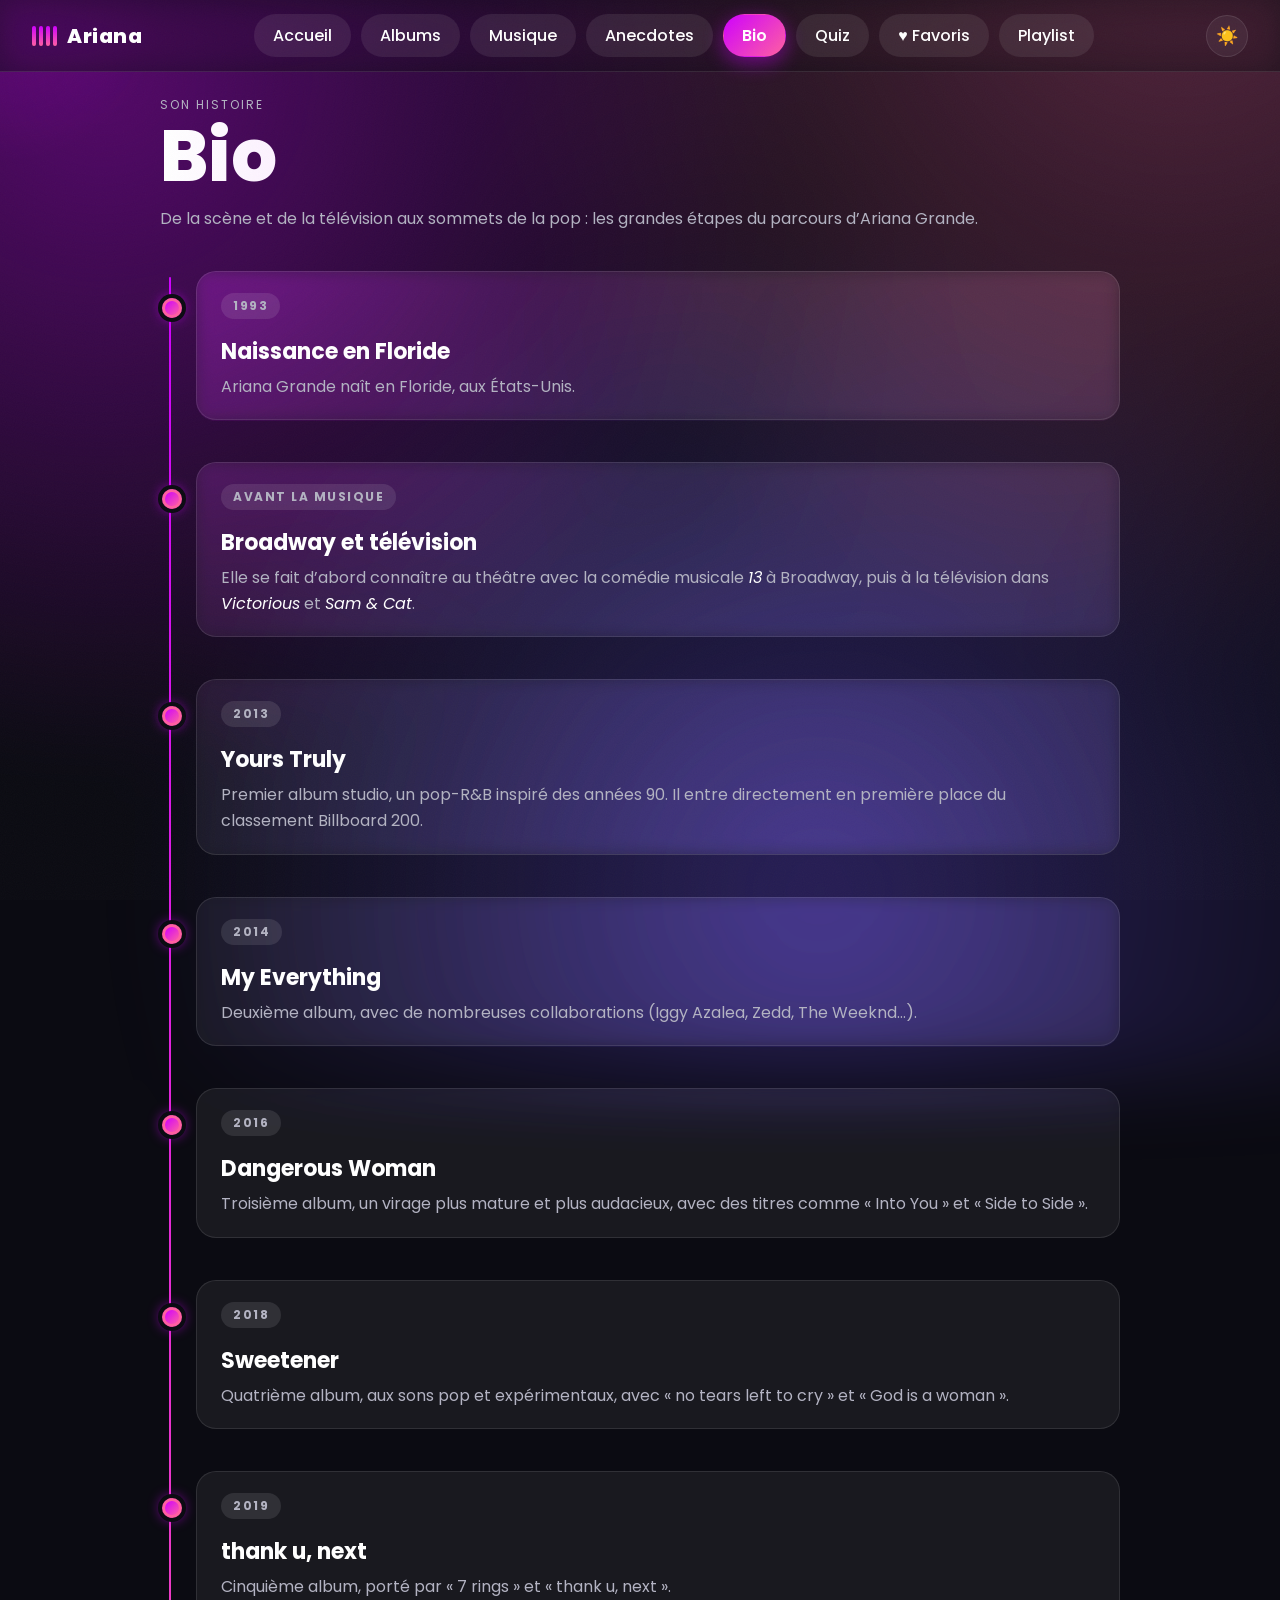
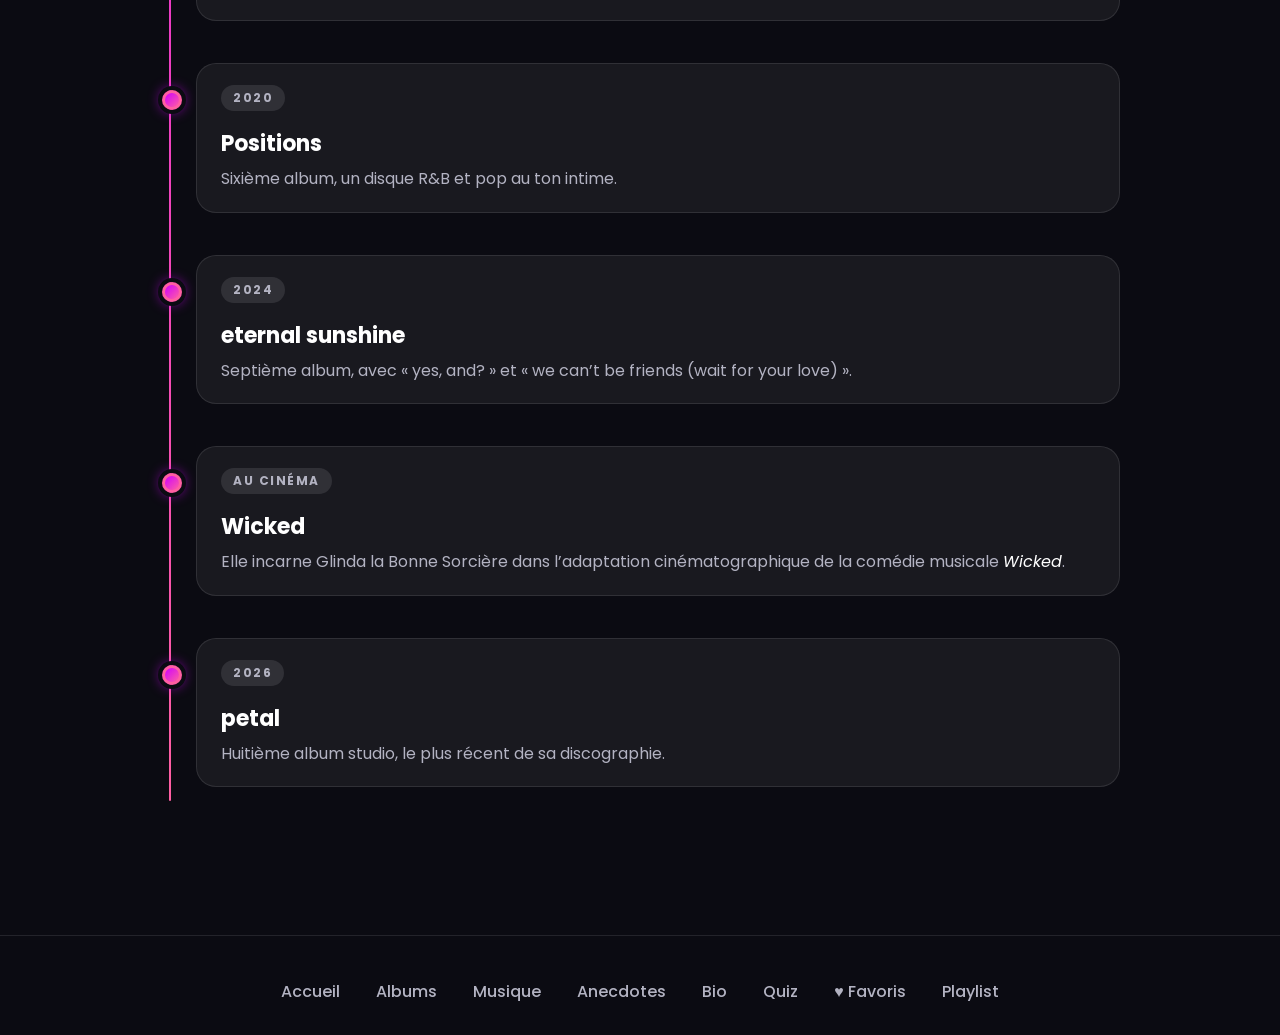
<file: bio.html>
<!DOCTYPE html>
<html lang="fr">
<head>
  <meta charset="UTF-8">
  <meta name="viewport" content="width=device-width, initial-scale=1.0">
  <title>Ariana Grande – Bio</title>
  <link rel="stylesheet" href="style.css">
</head>
<body>

  <header>
    <nav aria-label="Navigation principale">
      <ul>
        <li><a href="index.html">Accueil</a></li>
        <li><a href="albums.html">Albums</a></li>
        <li><a href="musique.html">Musique</a></li>
        <li><a href="bio.html" class="active">Bio</a></li>
      </ul>
    </nav>
  </header>

  <main>
    <div class="container">
      <small>Son histoire</small>
      <h1>Bio</h1>
      <p class="intro">De la scène et de la télévision aux sommets de la pop : les grandes étapes du parcours d’Ariana Grande.</p>

      <div class="timeline">

        <div class="tl reveal">
          <b>1993</b>
          <h2>Naissance en Floride</h2>
          <p>Ariana Grande naît en Floride, aux États-Unis.</p>
        </div>

        <div class="tl reveal">
          <b>Avant la musique</b>
          <h2>Broadway et télévision</h2>
          <p>Elle se fait d’abord connaître au théâtre avec la comédie musicale <em>13</em> à Broadway, puis à la télévision dans <em>Victorious</em> et <em>Sam &amp; Cat</em>.</p>
        </div>

        <a class="tl reveal" href="tracklist.html?album=yours-truly">
          <b>2013</b>
          <h2>Yours Truly</h2>
          <p>Premier album studio, un pop-R&amp;B inspiré des années 90. Il entre directement en première place du classement Billboard 200.</p>
        </a>

        <a class="tl reveal" href="tracklist.html?album=my-everything">
          <b>2014</b>
          <h2>My Everything</h2>
          <p>Deuxième album, avec de nombreuses collaborations (Iggy Azalea, Zedd, The Weeknd…).</p>
        </a>

        <a class="tl reveal" href="tracklist.html?album=dangerous-woman">
          <b>2016</b>
          <h2>Dangerous Woman</h2>
          <p>Troisième album, un virage plus mature et plus audacieux, avec des titres comme « Into You » et « Side to Side ».</p>
        </a>

        <a class="tl reveal" href="tracklist.html?album=sweetener">
          <b>2018</b>
          <h2>Sweetener</h2>
          <p>Quatrième album, aux sons pop et expérimentaux, avec « no tears left to cry » et « God is a woman ».</p>
        </a>

        <a class="tl reveal" href="tracklist.html?album=thank-u-next">
          <b>2019</b>
          <h2>thank u, next</h2>
          <p>Cinquième album, porté par « 7 rings » et « thank u, next ».</p>
        </a>

        <a class="tl reveal" href="tracklist.html?album=positions">
          <b>2020</b>
          <h2>Positions</h2>
          <p>Sixième album, un disque R&amp;B et pop au ton intime.</p>
        </a>

        <a class="tl reveal" href="tracklist.html?album=eternal-sunshine">
          <b>2024</b>
          <h2>eternal sunshine</h2>
          <p>Septième album, avec « yes, and? » et « we can’t be friends (wait for your love) ».</p>
        </a>

        <div class="tl reveal">
          <b>Au cinéma</b>
          <h2>Wicked</h2>
          <p>Elle incarne Glinda la Bonne Sorcière dans l’adaptation cinématographique de la comédie musicale <em>Wicked</em>.</p>
        </div>

        <a class="tl reveal" href="tracklist.html?album=petal">
          <b>2026</b>
          <h2>petal</h2>
          <p>Huitième album studio, le plus récent de sa discographie.</p>
        </a>

      </div>
    </div>
  </main>

  <footer>

    <nav aria-label="Navigation du pied de page">
      <ul>
        <li><a href="index.html">Accueil</a></li>
        <li><a href="albums.html">Albums</a></li>
        <li><a href="musique.html">Musique</a></li>
        <li><a href="bio.html">Bio</a></li>
      </ul>
    </nav>
  </footer>

  <script src="script.js" defer></script>
</body>
</html>
</file>
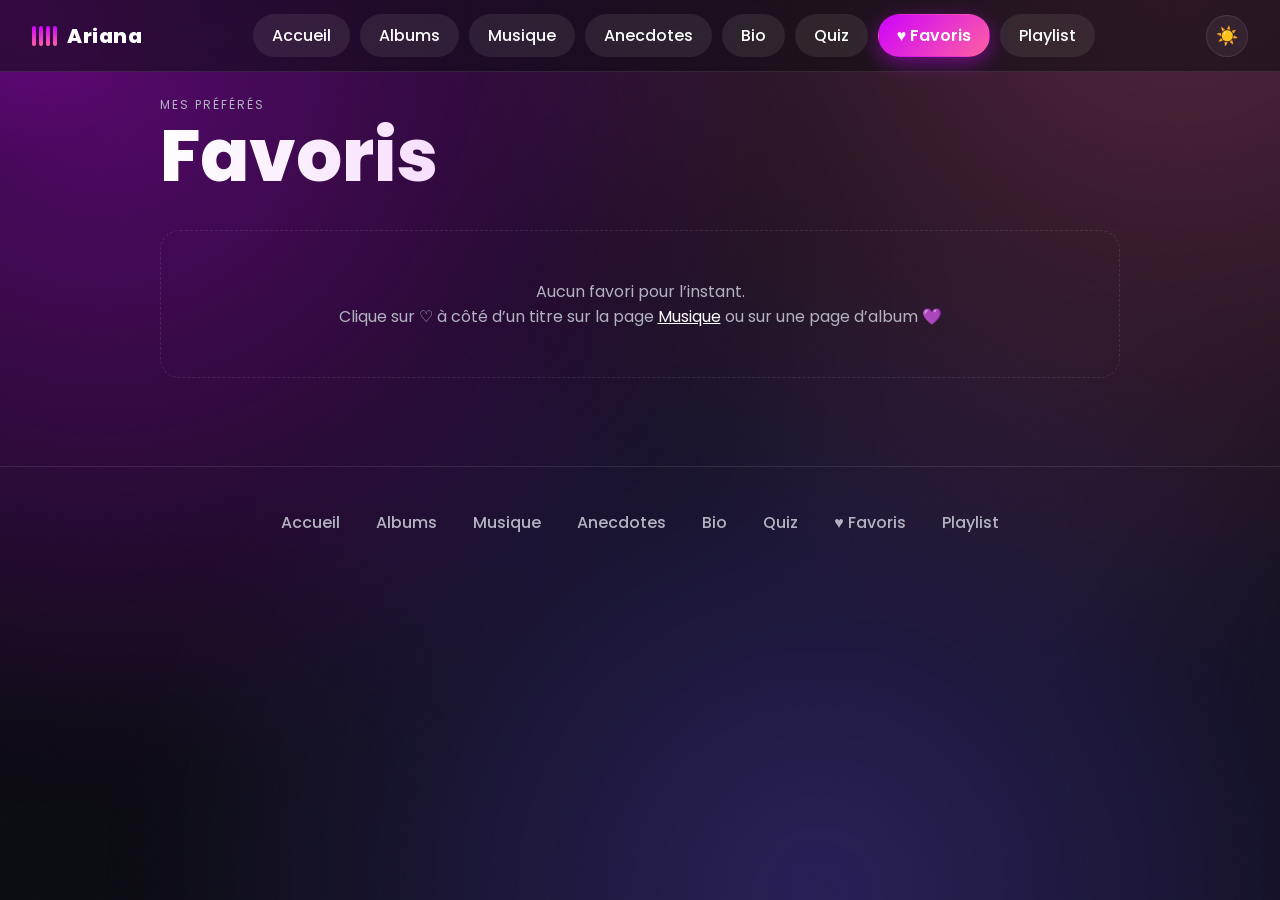
<file: favoris.html>
<!DOCTYPE html>
<html lang="fr">
<head>
  <meta charset="UTF-8">
  <meta name="viewport" content="width=device-width, initial-scale=1.0">
  <title>Ariana Grande – Mes favoris</title>
  <link rel="stylesheet" href="style.css">
</head>
<body>

  <header>
    <nav aria-label="Navigation principale">
      <ul>
        <li><a href="index.html">Accueil</a></li>
        <li><a href="albums.html">Albums</a></li>
        <li><a href="musique.html">Musique</a></li>
        <li><a href="favoris.html" class="active">Favoris</a></li>
      </ul>
    </nav>
  </header>

  <main>
    <div class="container">
      <small>Mes préférés</small>
      <h1>Favoris</h1>
      <p class="intro" id="intro"></p>

      <div class="actions" id="actions">
        <button class="btn-main" id="playall" type="button">▶ Lire mes favoris</button>
        <button class="btn-ghost" id="clear" type="button">Tout vider</button>
      </div>

      <div class="list" id="list"></div>
    </div>
  </main>

  <footer>
    
  </footer>

  <script src="data.js"></script>
  <script>
    const listEl = document.getElementById("list");
    const intro = document.getElementById("intro");
    const actions = document.getElementById("actions");

    function render() {
      const items = AG.favs.get().map(AG.find).filter(Boolean);
      listEl.innerHTML = "";
      intro.textContent = items.length
        ? items.length + (items.length > 1 ? " titres que tu aimes." : " titre que tu aimes.")
        : "";
      actions.classList.toggle("hidden", !items.length);
      actions.style.display = items.length ? "" : "none";

      if (!items.length) {
        listEl.innerHTML = '<div class="empty-box">Aucun favori pour l’instant.<br>Clique sur ♡ à côté d’un titre sur la page <a href="musique.html"><u>Musique</u></a> ou sur une page d’album 💜</div>';
        return;
      }

      items.forEach(t => {
        const row = document.createElement("div");
        row.className = "item";
        row.innerHTML = '<a class="info"><b></b><span></span></a><span class="acts"></span>';
        const a = row.querySelector(".info");
        a.href = "tracklist.html?album=" + t.al.key;
        a.querySelector("b").textContent = t.title;
        a.querySelector("span").textContent = t.al.title + " · " + t.al.year;
        row.querySelector(".acts").append(AG.heart(t.id), AG.plus(t.id));
        listEl.appendChild(row);
      });
    }

    document.addEventListener("ag-favs", render);

    document.getElementById("playall").addEventListener("click", () => {
      AG.pl.set(AG.favs.get());
      location.href = "playlist.html";
    });
    document.getElementById("clear").addEventListener("click", () => {
      if (confirm("Retirer tous tes favoris ?")) { AG.favs.set([]); render(); }
    });

    render();
  </script>
  <script src="script.js" defer></script>
</body>
</html>
</file>
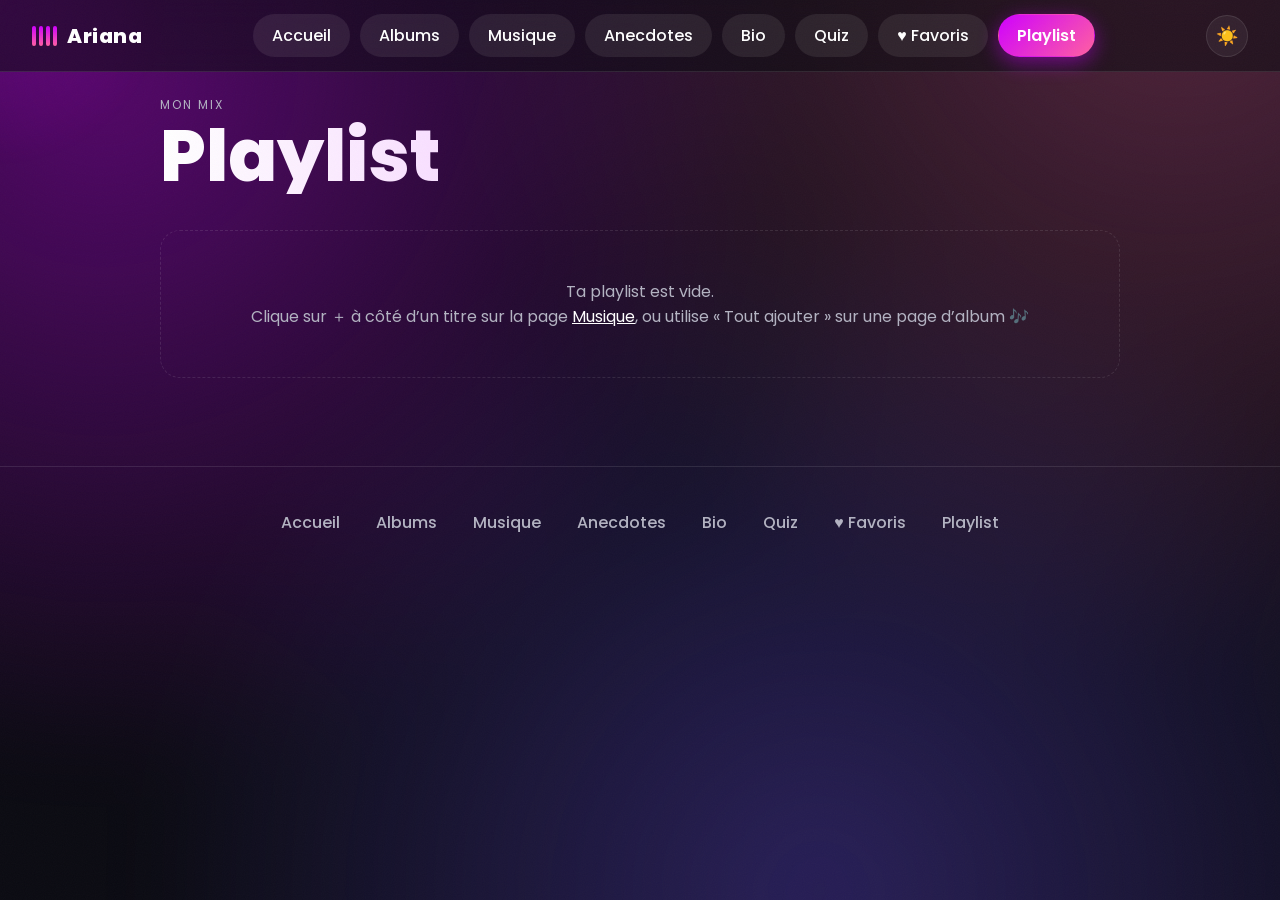
<file: playlist.html>
<!DOCTYPE html>
<html lang="fr">
<head>
  <meta charset="UTF-8">
  <meta name="viewport" content="width=device-width, initial-scale=1.0">
  <title>Ariana Grande – Ma playlist</title>
  <link rel="stylesheet" href="style.css">
</head>
<body>

  <header>
    <nav aria-label="Navigation principale">
      <ul>
        <li><a href="index.html">Accueil</a></li>
        <li><a href="albums.html">Albums</a></li>
        <li><a href="musique.html">Musique</a></li>
        <li><a href="playlist.html" class="active">Playlist</a></li>
      </ul>
    </nav>
  </header>

  <main>
    <div class="container">
      <small>Mon mix</small>
      <h1>Playlist</h1>
      <p class="intro" id="intro"></p>

      <div id="playerbox" style="display:none">
        <div class="player"><div id="embed"></div><p class="now" id="now"></p></div>
        <div class="actions">
          <button class="btn-ghost" id="prev" type="button">⏮ Précédent</button>
          <button class="btn-main" id="next" type="button">Suivant ⏭</button>
          <button class="btn-ghost" id="shuffle" type="button">🔀 Mélanger</button>
          <button class="btn-ghost" id="copy" type="button">📋 Copier la liste</button>
          <button class="btn-ghost" id="clear" type="button">Tout vider</button>
        </div>
      </div>

      <div class="list" id="list"></div>
    </div>
  </main>

  <footer>
   
  </footer>

  <script src="data.js"></script>
  <script>
    const listEl = document.getElementById("list");
    const intro = document.getElementById("intro");
    const box = document.getElementById("playerbox");
    const nowEl = document.getElementById("now");

    let ctl = null, idx = -1, last = { pos: 0, dur: 0 }, ended = 0;
    const items = () => AG.pl.get().map(AG.find).filter(Boolean);

    function highlight() {
      listEl.querySelectorAll(".item").forEach((el, k) => el.classList.toggle("playing", k === idx));
    }

    function play(k) {
      const l = items();
      if (!l.length) return;
      idx = (k + l.length) % l.length;
      const t = l[idx];
      highlight();
      nowEl.textContent = "En lecture : " + t.title + " · " + t.al.title;
      last = { pos: 0, dur: 0 };
      if (!t.sid) { window.open("https://open.spotify.com/search/" + encodeURIComponent(t.title + " Ariana Grande"), "_blank"); return; }
      if (ctl) { ctl.loadUri("spotify:track:" + t.sid); ctl.play(); }
    }

    // Quand un titre se termine, on passe automatiquement au suivant
    function onUpd(e) {
      const d = e && e.data;
      if (!d) return;
      if (d.isPaused && d.position === 0 && last.pos > 0 && last.dur > 0 && last.dur - last.pos < 3000 && Date.now() - ended > 2000) {
        ended = Date.now();
        play(idx + 1);
      }
      last = { pos: d.position, dur: d.duration };
    }

    function render() {
      const l = items();
      listEl.innerHTML = "";
      intro.textContent = l.length ? l.length + (l.length > 1 ? " titres dans ta playlist." : " titre dans ta playlist.") : "";
      box.style.display = l.length ? "" : "none";

      if (!l.length) {
        listEl.innerHTML = '<div class="empty-box">Ta playlist est vide.<br>Clique sur ＋ à côté d’un titre sur la page <a href="musique.html"><u>Musique</u></a>, ou utilise « Tout ajouter » sur une page d’album 🎶</div>';
        return;
      }

      l.forEach((t, k) => {
        const row = document.createElement("div");
        row.className = "item";
        row.innerHTML =
          '<span class="n"></span><button type="button" class="info"><b></b><span></span></button>' +
          '<span class="acts"><button type="button" class="plus up" aria-label="Monter">▲</button>' +
          '<button type="button" class="plus down" aria-label="Descendre">▼</button>' +
          '<button type="button" class="plus del" aria-label="Retirer">✕</button></span>';
        row.querySelector(".n").textContent = k + 1;
        row.querySelector("b").textContent = t.title;
        row.querySelector(".info span").textContent = t.al.title + " · " + t.al.year;
        row.querySelector(".info").addEventListener("click", () => play(k));
        row.querySelector(".acts").prepend(AG.heart(t.id));

        const move = (from, to) => {
          const ids = l.map(x => x.id);
          if (to < 0 || to >= ids.length) return;
          ids.splice(to, 0, ids.splice(from, 1)[0]);
          AG.pl.set(ids);
          if (idx === from) idx = to; else if (from < idx && to >= idx) idx--; else if (from > idx && to <= idx) idx++;
          render();
        };
        row.querySelector(".up").addEventListener("click", () => move(k, k - 1));
        row.querySelector(".down").addEventListener("click", () => move(k, k + 1));
        row.querySelector(".del").addEventListener("click", () => {
          AG.pl.remove(t.id);
          if (k < idx) idx--; else if (k === idx) idx = -1;
          render();
        });
        listEl.appendChild(row);
      });
      highlight();
    }

    document.getElementById("next").addEventListener("click", () => play(idx + 1));
    document.getElementById("prev").addEventListener("click", () => play(idx - 1));
    document.getElementById("shuffle").addEventListener("click", () => {
      const ids = items().map(x => x.id);
      for (let i = ids.length - 1; i > 0; i--) { const j = Math.floor(Math.random() * (i + 1)); [ids[i], ids[j]] = [ids[j], ids[i]]; }
      AG.pl.set(ids); idx = -1; render(); AG.toast("Playlist mélangée 🔀");
    });
    document.getElementById("clear").addEventListener("click", () => {
      if (confirm("Vider toute la playlist ?")) { AG.pl.set([]); idx = -1; render(); }
    });
    document.getElementById("copy").addEventListener("click", async () => {
      const txt = items().map((t, k) => (k + 1) + ". " + t.title + " – Ariana Grande").join("\n");
      try { await navigator.clipboard.writeText(txt); AG.toast("Liste copiée ✓"); } catch (e) { AG.toast("Copie impossible"); }
    });

    render();

    // Lecteur Spotify (créé seulement s'il y a des titres)
    const first = items().find(t => t.sid);
    if (first) {
      AG.spotify(api => api.createController(document.getElementById("embed"),
        { uri: "spotify:track:" + first.sid, width: "100%", height: 152 },
        c => { ctl = c; c.addListener("playback_update", onUpd); }));
    }
  </script>
  <script src="script.js" defer></script>
</body>
</html>
</file>
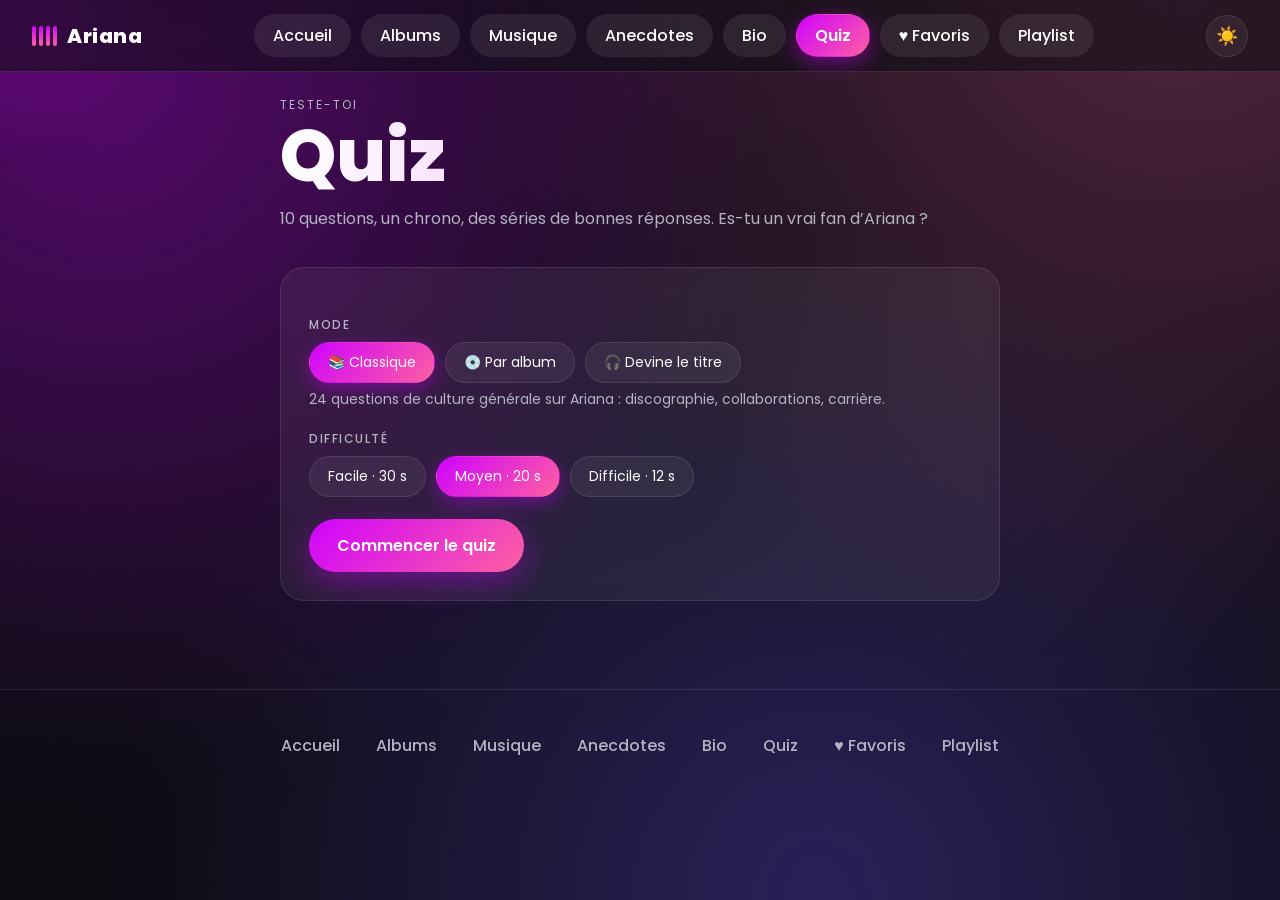
<file: quiz.html>
<!DOCTYPE html>
<html lang="fr">
<head>
  <meta charset="UTF-8">
  <meta name="viewport" content="width=device-width, initial-scale=1.0">
  <title>Ariana Grande – Quiz</title>
  <meta name="description" content="Teste tes connaissances sur Ariana Grande : quiz classique, par album ou devine le titre.">
  <link rel="stylesheet" href="style.css">
  <style>
    .qwrap { max-width: 720px; margin: 0 auto; }
    .qcard {
      padding: 28px; border-radius: 24px; background: var(--glass); border: 1px solid var(--border);
      backdrop-filter: blur(8px); -webkit-backdrop-filter: blur(8px);
      animation: fadeUp .7s var(--ease) .2s backwards;
    }
    .qtop { display: flex; justify-content: space-between; align-items: center; gap: 12px; flex-wrap: wrap;
      color: var(--muted); font-size: 14px; margin-bottom: 14px; }
    .qtop b { color: #fff; }
    .bar { height: 8px; border-radius: 99px; background: rgba(255,255,255,.1); overflow: hidden; margin-bottom: 8px; }
    .bar > i { display: block; height: 100%; width: 0; border-radius: 99px;
      background: linear-gradient(90deg, var(--accent), var(--accent2)); transition: width .4s var(--ease); }
    .bar.timer > i { transition: width .1s linear; }
    .bar.timer.low > i { background: #ff5a5a; }
    .qcat { display: inline-block; font-size: 12px; letter-spacing: 1.5px; text-transform: uppercase;
      padding: 4px 12px; border-radius: 99px; background: rgba(255,255,255,.1); color: var(--muted); margin: 18px 0 4px; }
    .qtext { font-size: clamp(20px, 3.4vw, 26px); font-weight: 600; line-height: 1.35; margin: 8px 0 22px; }
    .opts { display: grid; gap: 12px; }
    .opt {
      display: flex; align-items: center; gap: 14px; text-align: left; font: inherit; font-size: 16px; color: #fff;
      cursor: pointer; padding: 14px 18px; border-radius: 16px; border: 1px solid var(--border);
      background: rgba(255,255,255,.05); transition: transform .3s var(--ease), background .3s, border-color .3s;
      animation: slideIn .5s var(--ease) backwards;
    }
    .opt:nth-child(2) { animation-delay: .06s; } .opt:nth-child(3) { animation-delay: .12s; } .opt:nth-child(4) { animation-delay: .18s; }
    .opt:hover:not(:disabled) { transform: translateX(6px); background: rgba(255,255,255,.14); }
    .opt .k { flex: 0 0 28px; height: 28px; display: grid; place-items: center; border-radius: 50%;
      background: rgba(255,255,255,.12); font-size: 13px; font-weight: 600; }
    .opt:disabled { cursor: default; }
    .opt.good { background: rgba(60, 220, 130, .25); border-color: #3cdc82; }
    .opt.bad  { background: rgba(255, 90, 90, .25); border-color: #ff5a5a; animation: shake .4s; }
    .opt.dim  { opacity: .5; }
    @keyframes shake { 25% { transform: translateX(-8px); } 75% { transform: translateX(8px); } }
    .fb { margin-top: 20px; padding: 16px 18px; border-radius: 16px; background: rgba(255,255,255,.07);
      color: var(--muted); line-height: 1.55; animation: fadeUp .4s var(--ease); }
    .fb strong { color: #fff; }
    .qactions { display: flex; gap: 14px; flex-wrap: wrap; margin-top: 22px; }
    .qactions button { font: inherit; font-weight: 600; color: #fff; border: 0; cursor: pointer; }
    .qactions .btn-ghost { border: 1px solid rgba(255,255,255,.3); }
    .streak { color: #ffd166; font-weight: 600; }
    .final { text-align: center; }
    .final .emoji { font-size: 64px; animation: float 4s ease-in-out infinite; }
    .final .score { font-size: clamp(48px, 10vw, 84px); font-weight: 800; line-height: 1;
      background: linear-gradient(90deg, #fff, #f0b6ff, #ff9ecb); -webkit-background-clip: text; background-clip: text;
      -webkit-text-fill-color: transparent; }
    .final h2 { margin: 12px 0 6px; font-size: 28px; }
    .final p { color: var(--muted); margin: 6px 0; }
    .final .qactions { justify-content: center; }
    .hidden { display: none; }

    /* Réglages de départ */
    .cfg { margin: 20px 0; }
    .cfg > b { display: block; color: var(--muted); font-size: 12px; letter-spacing: 1.5px; text-transform: uppercase; font-weight: 500; margin-bottom: 8px; }
    .pills { display: flex; gap: 10px; flex-wrap: wrap; }
    .pill { font: inherit; font-size: 14px; color: #fff; cursor: pointer; padding: 9px 18px; border-radius: 999px;
      border: 1px solid var(--border); background: var(--glass); transition: transform .3s var(--ease), background .3s; }
    .pill:hover { transform: translateY(-3px); background: rgba(255,255,255,.15); }
    .pill.on { background: linear-gradient(135deg, var(--accent), var(--accent2)); border-color: transparent; box-shadow: 0 6px 18px rgba(208,0,255,.4); }
    select { font: inherit; color: #fff; padding: 10px 18px; border-radius: 999px; border: 1px solid var(--border); background: var(--glass); max-width: 100%; }
    select option { color: #000; }
    .hint { color: var(--muted); font-size: 14px; line-height: 1.5; margin: 6px 0 0; }

    /* Lecteur audio caché du mode « Devine le titre » */
    .audio { display: flex; align-items: center; gap: 12px; flex-wrap: wrap; margin: 4px 0 18px; }
    .audio button { font: inherit; font-weight: 600; color: #fff; cursor: pointer; padding: 12px 22px; border-radius: 999px; border: 1px solid rgba(255,255,255,.3); background: rgba(255,255,255,.05); }
    .audio .count { margin: 0; }
    .aud { position: fixed; bottom: 0; right: 0; width: 320px; height: 80px; opacity: .01; pointer-events: none; z-index: -1; }
    .aud.show { position: static; width: 100%; opacity: 1; pointer-events: auto; z-index: auto; margin-bottom: 18px; }
  </style>
</head>
<body>

  <header>
    <nav aria-label="Navigation principale">
      <ul>
        <li><a href="index.html">Accueil</a></li>
        <li><a href="albums.html">Albums</a></li>
        <li><a href="musique.html">Musique</a></li>
        <li><a href="quiz.html" class="active">Quiz</a></li>
      </ul>
    </nav>
  </header>

  <main>
    <div class="qwrap">
      <small>Teste-toi</small>
      <h1>Quiz</h1>
      <p class="intro">10 questions, un chrono, des séries de bonnes réponses. Es-tu un vrai fan d’Ariana ?</p>

      <section class="qcard" id="start">
        <div class="cfg"><b>Mode</b><div class="pills" id="modes"></div><p class="hint" id="hint"></p></div>
        <div class="cfg hidden" id="albrow"><b>Album</b><select id="albsel" aria-label="Choisir un album"></select></div>
        <div class="cfg"><b>Difficulté</b><div class="pills" id="diffs"></div></div>
        <p class="count" id="best"></p>
        <div class="qactions">
          <button class="btn-main" id="go" type="button">Commencer le quiz</button>
        </div>
      </section>

      <section class="qcard hidden" id="game" aria-live="polite">
        <div class="qtop">
          <span>Question <b id="num">1</b>/<span id="total">10</span></span>
          <span class="streak" id="streak"></span>
          <span>Score : <b id="pts">0</b></span>
        </div>
        <div class="bar" aria-hidden="true"><i id="prog"></i></div>
        <div class="bar timer" id="timerbar" aria-hidden="true"><i id="timer"></i></div>
        <span class="qcat" id="cat"></span>
        <p class="qtext" id="qtext"></p>

        <div class="audio hidden" id="audio">
          <button id="listen" type="button">🎧 Écouter l’extrait</button>
          <span class="count" id="alabel"></span>
          <button id="showp" type="button">Pas de son ?</button>
        </div>
        <div class="aud" id="aud"><div id="embed"></div></div>

        <div class="opts" id="opts"></div>
        <div class="fb hidden" id="fb"></div>
        <div class="qactions hidden" id="nextrow">
          <button class="btn-main" id="next" type="button">Suivant →</button>
        </div>
      </section>

      <section class="qcard final hidden" id="end">
        <div class="emoji" id="emoji">🏆</div>
        <div class="score" id="fscore"></div>
        <h2 id="rank"></h2>
        <p id="detail"></p>
        <p id="record"></p>
        <div class="qactions">
          <button class="btn-main" id="again" type="button">Rejouer</button>
          <button class="btn-ghost" id="menu" type="button">Changer de mode</button>
          <button class="btn-ghost" id="share" type="button">Copier mon résultat</button>
          <a class="btn-ghost" href="musique.html">Écouter de la musique</a>
        </div>
      </section>
    </div>
  </main>

  <footer>
    
  </footer>

  <script src="data.js"></script>
  <script>
    // Mode « Classique » : la BONNE réponse est toujours en premier dans "a" (l'ordre est mélangé à l'affichage).
    const BANK = [
      { cat: "Discographie", q: "Quel est le premier album studio d’Ariana Grande ?",
        a: ["Yours Truly", "My Everything", "Sweetener", "Dangerous Woman"],
        e: "<strong>Yours Truly</strong> sort en 2013 et entre directement à la 1re place du Billboard 200." },
      { cat: "Discographie", q: "Sur quel album trouve-t-on « 7 rings » ?",
        a: ["thank u, next", "Positions", "Sweetener", "eternal sunshine"],
        e: "« 7 rings » figure sur <strong>thank u, next</strong> (2019) et a atteint la 1re place du Hot 100." },
      { cat: "Discographie", q: "Quel album contient « no tears left to cry » et « God is a woman » ?",
        a: ["Sweetener", "Dangerous Woman", "My Everything", "Positions"],
        e: "Les deux titres sont sur <strong>Sweetener</strong> (2018), qui lui a valu son premier Grammy." },
      { cat: "Discographie", q: "Quel album contient « Into You » ?",
        a: ["Dangerous Woman", "My Everything", "Yours Truly", "thank u, next"],
        e: "« Into You » est sur <strong>Dangerous Woman</strong> (2016)." },
      { cat: "Discographie", q: "Quel titre ouvre l’album Positions ?",
        a: ["shut up", "34+35", "positions", "motive"],
        e: "<strong>« shut up »</strong> ouvre l’album, suivi de « 34+35 »." },
      { cat: "Discographie", q: "Quel est le single qui a lancé l’ère eternal sunshine en 2024 ?",
        a: ["yes, and?", "the boy is mine", "we can’t be friends", "bye"],
        e: "<strong>« yes, and? »</strong> est sorti en janvier 2024 et a débuté en tête du Hot 100." },
      { cat: "Discographie", q: "Quel album contient « Problem » ?",
        a: ["My Everything", "Yours Truly", "Sweetener", "Positions"],
        e: "« Problem » (avec Iggy Azalea) est sur <strong>My Everything</strong> (2014)." },
      { cat: "Discographie", q: "Quel album contient « Baby I » et « The Way » ?",
        a: ["Yours Truly", "My Everything", "Dangerous Woman", "Sweetener"],
        e: "Ces deux titres sont sur son premier album, <strong>Yours Truly</strong>." },
      { cat: "Collaborations", q: "Qui chante avec Ariana sur « Side to Side » ?",
        a: ["Nicki Minaj", "Iggy Azalea", "Doja Cat", "Missy Elliott"],
        e: "<strong>Nicki Minaj</strong> est en featuring sur « Side to Side » (2016)." },
      { cat: "Collaborations", q: "Avec quel artiste Ariana a-t-elle chanté « Love Me Harder » ?",
        a: ["The Weeknd", "Big Sean", "Zedd", "Future"],
        e: "« Love Me Harder » est un duo avec <strong>The Weeknd</strong>, sur My Everything." },
      { cat: "Collaborations", q: "Quel DJ produit et chante avec elle sur « Break Free » ?",
        a: ["Zedd", "Calvin Harris", "Avicii", "Diplo"],
        e: "<strong>Zedd</strong> a produit « Break Free » et apparaît sur le titre." },
      { cat: "Collaborations", q: "Qui a largement produit l’album Sweetener ?",
        a: ["Pharrell Williams", "Max Martin", "Timbaland", "Metro Boomin"],
        e: "<strong>Pharrell Williams</strong> a produit une grande partie de Sweetener, avec Ariana et Max Martin." },
      { cat: "Collaborations", q: "Quelle chanteuse est en featuring sur « Leave Me Lonely » ?",
        a: ["Macy Gray", "Nicki Minaj", "Lady Gaga", "Cardi B"],
        e: "<strong>Macy Gray</strong> chante avec Ariana sur « Leave Me Lonely » (Dangerous Woman)." },
      { cat: "Collaborations", q: "Avec quelle artiste Ariana a-t-elle chanté « motive » ?",
        a: ["Doja Cat", "Megan Thee Stallion", "Normani", "Lizzo"],
        e: "« motive » est un duo avec <strong>Doja Cat</strong>, sur Positions." },
      { cat: "Carrière", q: "Dans quelle série Nickelodeon Ariana joue-t-elle Cat Valentine ?",
        a: ["Victorious", "iCarly", "Drake & Josh", "Zoey 101"],
        e: "Elle joue Cat dans <strong>Victorious</strong>, puis reprend le rôle dans le spin-off Sam & Cat." },
      { cat: "Carrière", q: "Quelle comédie musicale de Broadway marque ses débuts en 2008 ?",
        a: ["13", "Hairspray", "Wicked", "Grease"],
        e: "Elle débute à Broadway dans <strong>13</strong>." },
      { cat: "Carrière", q: "Quel rôle joue-t-elle dans le film Wicked ?",
        a: ["Glinda", "Elphaba", "Nessarose", "Fiyero"],
        e: "Elle incarne <strong>Glinda</strong>, face à Cynthia Erivo (Elphaba). Ce rôle lui a valu une nomination à l’Oscar de la meilleure actrice dans un second rôle." },
      { cat: "Carrière", q: "Quelle actrice joue Elphaba face à Ariana dans Wicked ?",
        a: ["Cynthia Erivo", "Zendaya", "Anne Hathaway", "Lupita Nyong’o"],
        e: "<strong>Cynthia Erivo</strong> joue Elphaba, la future Méchante Sorcière de l’Ouest." },
      { cat: "Carrière", q: "Pour quel album Ariana a-t-elle remporté son premier Grammy (meilleur album pop vocal) ?",
        a: ["Sweetener", "thank u, next", "Dangerous Woman", "Positions"],
        e: "<strong>Sweetener</strong> a remporté le Grammy du meilleur album pop vocal en 2019." },
      { cat: "Culture pop", q: "En 2019, Ariana occupe en même temps les 3 premières places du Hot 100. Une première depuis quel groupe, en 1964 ?",
        a: ["Les Beatles", "Les Rolling Stones", "Les Beach Boys", "Les Supremes"],
        e: "Avec « 7 rings », « break up with your girlfriend, i’m bored » et « thank u, next », elle égale l’exploit des <strong>Beatles</strong> de 1964." },
      { cat: "Culture pop", q: "Quel film est parodié dans le clip de « thank u, next » ?",
        a: ["Mean Girls", "Titanic", "Twilight", "Frozen"],
        e: "Le clip rend hommage à <strong>Mean Girls</strong>, mais aussi à Legally Blonde, Bring It On et 13 Going on 30." },
      { cat: "Culture pop", q: "Dans quel État américain Ariana Grande est-elle née ?",
        a: ["Floride", "Californie", "Texas", "New York"],
        e: "Elle est née en <strong>Floride</strong> en 1993, à Boca Raton." },
      { cat: "Culture pop", q: "Quel est le titre de l’album qui contient « 34+35 » ?",
        a: ["Positions", "Sweetener", "thank u, next", "My Everything"],
        e: "« 34+35 » est le 2e titre de <strong>Positions</strong> (2020)." },
      { cat: "Culture pop", q: "Combien d’albums studio figurent sur ce site, de Yours Truly à petal ?",
        a: ["8", "6", "7", "10"],
        e: "Le site recense <strong>8 albums studio</strong>, de 2013 à 2026." }
    ];

    const N = 10;
    const DIFFS = [
      { n: "Facile",    t: 30, m: 1,   clip: 10 },
      { n: "Moyen",     t: 20, m: 1.5, clip: 5 },
      { n: "Difficile", t: 12, m: 2,   clip: 3 }
    ];
    const MODES = [
      ["classic", "📚 Classique"],
      ["album",   "💿 Par album"],
      ["audio",   "🎧 Devine le titre"]
    ];
    const HINTS = {
      classic: "24 questions de culture générale sur Ariana : discographie, collaborations, carrière.",
      album:   "Questions générées à partir des titres du site : année, ouverture, numéro de piste, featurings…",
      audio:   "Un extrait Spotify, à toi de retrouver le titre. Il faut pouvoir lancer Spotify dans ton navigateur."
    };

    const $ = id => document.getElementById(id);
    const esc = AG.esc;
    const norm = s => String(s).toLowerCase();
    const shuffle = arr => { const a = [...arr]; for (let i = a.length - 1; i > 0; i--) { const j = Math.floor(Math.random() * (i + 1)); [a[i], a[j]] = [a[j], a[i]]; } return a; };

    // Réponse juste en premier + 3 mauvaises réponses différentes tirées du "pool" (déjà mélangé)
    function opts(correct, pool, n = 3) {
      const seen = new Set([norm(correct)]);
      const out = [correct];
      for (const x of pool) {
        if (out.length >= n + 1) break;
        const k = norm(x);
        if (!seen.has(k)) { seen.add(k); out.push(x); }
      }
      return out;
    }

    const COLLABS = [...new Set(AG.allTracks().map(t => AG.feat(t.title)).filter(Boolean))];

    // Questions générées pour un album (t = type, pour équilibrer le tirage)
    function genAlbum(al) {
      const T = al.tracks, qs = [];
      const others = AG.allTracks().filter(t => t.al !== al).map(t => t.title);
      const years = AG.albums.map(x => x.year);
      const tag = " (" + al.year + ")";

      qs.push({ t: "y", cat: al.title, q: "En quelle année est sorti l’album « " + al.title + " » ?",
        a: opts(al.year, shuffle(years)), e: "« " + esc(al.title) + " » est sorti en <strong>" + al.year + "</strong>." });
      qs.push({ t: "f", cat: al.title, q: "Quel titre ouvre l’album « " + al.title + " » ?",
        a: opts(T[0], shuffle(T)), e: "<strong>« " + esc(T[0]) + " »</strong> ouvre « " + esc(al.title) + " »." });
      qs.push({ t: "l", cat: al.title, q: "Quel est le dernier titre de « " + al.title + " » ?",
        a: opts(T[T.length - 1], shuffle(T)), e: "<strong>« " + esc(T[T.length - 1]) + " »</strong> clôt « " + esc(al.title) + " »." });

      T.forEach((t, i) => {
        qs.push({ t: "n", cat: al.title, q: "Quel est le titre n°" + (i + 1) + " de « " + al.title + " » ?",
          a: opts(t, shuffle(T)), e: "Le n°" + (i + 1) + " est <strong>« " + esc(t) + " »</strong>." });
        qs.push({ t: "m", cat: al.title, q: "Lequel de ces titres fait partie de l’album « " + al.title + " » ?",
          a: opts(t, shuffle(others)), e: "« " + esc(t) + " » est bien sur <strong>" + esc(al.title) + "</strong>" + tag + "." });
        const f = AG.feat(t);
        if (f) qs.push({ t: "c", cat: "Collaborations", q: "Avec qui Ariana chante-t-elle « " + AG.clean(t) + " » ?",
          a: opts(f, shuffle(COLLABS)), e: "« " + esc(AG.clean(t)) + " » est chanté avec <strong>" + esc(f) + "</strong> (" + esc(al.title) + ")." });
      });
      return qs;
    }

    // Tire n questions en limitant le nombre de questions du même type
    function pickBalanced(pool, n) {
      const by = {};
      shuffle(pool).forEach(q => (by[q.t] = by[q.t] || []).push(q));
      let out = [];
      for (let cap = 3; cap <= 60; cap += 3) {
        out = [];
        Object.values(by).forEach(g => out.push(...g.slice(0, cap)));
        if (out.length >= n) break;
      }
      return shuffle(out).slice(0, n);
    }

    function audioQs(als) {
      const all = AG.allTracks();
      const cand = all.filter(t => als.includes(t.al) && t.sid);
      const titles = all.map(x => x.title);
      return shuffle(cand).slice(0, N).map(t => {
        const same = t.al.tracks.filter(x => x !== t.title);
        const pool = [...shuffle(same).slice(0, 2), ...shuffle(titles)];
        return { cat: "Devine le titre", q: "Quel est ce titre ?", track: t.sid,
          a: opts(t.title, pool), e: "C’était <strong>« " + esc(t.title) + " »</strong>, sur " + esc(t.al.title) + " (" + t.al.year + ")." };
      });
    }

    function build() {
      if (cfg.mode === "classic") return shuffle(BANK).slice(0, N);
      const als = cfg.album === "all" ? AG.albums : [AG.get(cfg.album)];
      if (cfg.mode === "audio") return audioQs(als);
      const pool = [];
      als.forEach(al => pool.push(...genAlbum(al)));
      return pickBalanced(pool, N);
    }

    /* ---------- Réglages ---------- */
    const cfg = { mode: "classic", diff: 1, album: "all" };

    const sel = $("albsel");
    sel.innerHTML = '<option value="all">Tous les albums</option>' +
      AG.albums.map(al => '<option value="' + al.key + '">' + esc(al.title) + " (" + al.year + ")</option>").join("");
    sel.addEventListener("change", () => { cfg.album = sel.value; });

    function renderCfg() {
      const mk = (box, items, key) => {
        box.innerHTML = "";
        items.forEach(([v, label]) => {
          const b = document.createElement("button");
          b.type = "button";
          b.className = "pill" + (cfg[key] === v ? " on" : "");
          b.textContent = label;
          b.addEventListener("click", () => { cfg[key] = v; renderCfg(); });
          box.appendChild(b);
        });
      };
      mk($("modes"), MODES, "mode");
      mk($("diffs"), DIFFS.map((d, i) => [i, d.n + " · " + d.t + " s"]), "diff");
      $("albrow").classList.toggle("hidden", cfg.mode === "classic");
      $("hint").textContent = HINTS[cfg.mode];
      showBest();
    }

    /* ---------- Partie ---------- */
    let qs, i, score, good, streak, bestStreak, left, tick, locked, TM;

    const store = {
      get() { try { return Number(localStorage.getItem("ag-quiz-best")) || 0; } catch (e) { return 0; } },
      set(v) { try { localStorage.setItem("ag-quiz-best", v); } catch (e) {} }
    };
    const show = id => ["start", "game", "end"].forEach(s => $(s).classList.toggle("hidden", s !== id));
    function showBest() { const b = store.get(); $("best").textContent = b ? "Ton meilleur score : " + b + " pts" : ""; }

    function start() {
      qs = build();
      if (!qs.length) { alert("Pas assez de questions pour ce choix."); return; }
      i = 0; score = 0; good = 0; streak = 0; bestStreak = 0;
      $("total").textContent = qs.length;
      show("game");
      ask();
    }

    function ask() {
      locked = false;
      const q = qs[i];
      const D = DIFFS[cfg.diff];
      $("num").textContent = i + 1;
      $("pts").textContent = score;
      $("streak").textContent = streak >= 2 ? "🔥 Série ×" + streak : "";
      $("prog").style.width = (i / qs.length * 100) + "%";
      $("cat").textContent = q.cat;
      $("qtext").textContent = q.q;
      $("fb").classList.add("hidden");
      $("nextrow").classList.add("hidden");
      $("next").textContent = i === qs.length - 1 ? "Voir mon résultat →" : "Suivant →";

      stopAudio();
      $("audio").classList.toggle("hidden", !q.track);
      $("aud").classList.remove("show");
      if (q.track) $("alabel").textContent = "Extrait de " + D.clip + " s";

      const box = $("opts");
      box.innerHTML = "";
      shuffle(q.a).forEach((txt, k) => {
        const b = document.createElement("button");
        b.type = "button";
        b.className = "opt";
        b.innerHTML = '<span class="k">' + (k + 1) + '</span><span class="t"></span>';
        b.querySelector(".t").textContent = txt;
        b.addEventListener("click", () => answer(b, txt === q.a[0]));
        box.appendChild(b);
      });

      TM = D.t + (q.track ? 10 : 0);
      left = TM;
      clearInterval(tick);
      updateTimer();
      tick = setInterval(() => {
        left -= 0.1;
        updateTimer();
        if (left <= 0) { clearInterval(tick); answer(null, false, true); }
      }, 100);
    }

    function updateTimer() {
      $("timer").style.width = Math.max(left, 0) / TM * 100 + "%";
      $("timerbar").classList.toggle("low", left <= 5);
    }

    function answer(btn, ok, timeout) {
      if (locked) return;
      locked = true;
      clearInterval(tick);
      stopAudio();
      const q = qs[i];
      document.querySelectorAll(".opt").forEach(o => {
        o.disabled = true;
        const isRight = o.querySelector(".t").textContent === q.a[0];
        if (isRight) o.classList.add("good");
        else if (o === btn) o.classList.add("bad");
        else o.classList.add("dim");
      });

      let msg;
      if (ok) {
        streak++; good++; bestStreak = Math.max(bestStreak, streak);
        const gain = Math.round((100 + left * 5 + Math.min(streak - 1, 5) * 10) * DIFFS[cfg.diff].m);
        score += gain;
        msg = "✅ Bonne réponse ! <strong>+" + gain + " pts</strong><br>";
      } else {
        streak = 0;
        msg = (timeout ? "⏱️ Temps écoulé ! " : "❌ Raté ! ") + "<br>";
      }
      $("pts").textContent = score;
      $("streak").textContent = streak >= 2 ? "🔥 Série ×" + streak : "";
      $("fb").innerHTML = msg + q.e;
      $("fb").classList.remove("hidden");
      $("nextrow").classList.remove("hidden");
      $("next").focus();
    }

    function finish() {
      stopAudio();
      $("prog").style.width = "100%";
      show("end");
      const pct = good / qs.length;
      const ranks = [
        [1,    "🏆", "Superfan absolu·e",   "Tu connais Ariana mieux que personne. Respect !"],
        [0.8,  "💖", "Vrai·e fan",          "Presque parfait, tu connais ta discographie sur le bout des doigts."],
        [0.6,  "✨", "Fan confirmé·e",       "Belle performance, encore quelques écoutes et tu seras imbattable."],
        [0.4,  "🎧", "Auditeur·rice curieux·se", "Tu as de bonnes bases. Un petit tour par la page Musique ?"],
        [0,    "🌱", "Nouveau·elle fan",    "Le voyage commence : explore les albums et reviens te tester !"]
      ];
      const r = ranks.find(x => pct >= x[0]);
      $("emoji").textContent = r[1];
      $("fscore").textContent = score;
      $("rank").textContent = r[2];
      $("detail").textContent = good + "/" + qs.length + " bonnes réponses · meilleure série : " + bestStreak + " · " + r[3];
      const best = store.get();
      if (score > best) { store.set(score); $("record").textContent = best ? "🎉 Nouveau record personnel !" : "🎉 Premier score enregistré !"; }
      else $("record").textContent = "Ton record : " + best + " pts";
      const modeName = MODES.find(m => m[0] === cfg.mode)[1];
      $("share").dataset.text = "J’ai fait " + score + " pts (" + good + "/" + qs.length + ") au quiz Ariana Grande, mode " + modeName + " " + DIFFS[cfg.diff].n + " : " + r[2] + " " + r[1];
    }

    /* ---------- Mode « Devine le titre » : extrait Spotify ---------- */
    let ctl = null, stopT = 0, armed = false, firstReady = false;

    function onUpd(e) {
      const d = e && e.data;
      if (!d || !armed) return;
      if (!d.isPaused && !d.isBuffering) {          // la lecture a vraiment démarré
        armed = false;
        clearTimeout(stopT);
        stopT = setTimeout(() => { try { ctl.pause(); } catch (x) {} }, DIFFS[cfg.diff].clip * 1000);
      }
    }
    function stopAudio() {
      clearTimeout(stopT);
      armed = false;
      if (ctl) { try { ctl.pause(); } catch (x) {} }
    }
    function listen(sid) {
      const go = () => { armed = true; ctl.loadUri("spotify:track:" + sid); ctl.play(); };
      if (ctl) { go(); return; }
      AG.spotify(api => api.createController($("embed"), { uri: "spotify:track:" + sid, width: "100%", height: 80 }, c => {
        ctl = c;
        c.addListener("playback_update", onUpd);
        c.addListener("ready", () => { if (!firstReady) { firstReady = true; go(); } });
      }));
    }
    $("listen").addEventListener("click", () => listen(qs[i].track));
    $("showp").addEventListener("click", () => $("aud").classList.toggle("show"));

    /* ---------- Événements ---------- */
    $("go").addEventListener("click", start);
    $("again").addEventListener("click", start);
    $("menu").addEventListener("click", () => { renderCfg(); show("start"); });
    $("next").addEventListener("click", () => { i++; i < qs.length ? ask() : finish(); });
    $("share").addEventListener("click", async (e) => {
      const btn = e.currentTarget;
      try { await navigator.clipboard.writeText(btn.dataset.text); btn.textContent = "Copié ✓"; }
      catch (err) { btn.textContent = "Copie impossible"; }
      setTimeout(() => btn.textContent = "Copier mon résultat", 1800);
    });

    // Raccourcis clavier : 1-4 pour répondre
    document.addEventListener("keydown", (e) => {
      if ($("game").classList.contains("hidden")) return;
      if (!locked && /^[1-4]$/.test(e.key)) {
        const b = document.querySelectorAll(".opt")[Number(e.key) - 1];
        if (b) b.click();
      }
    });

    renderCfg();
  </script>

  <script src="script.js" defer></script>
</body>
</html>
</file>
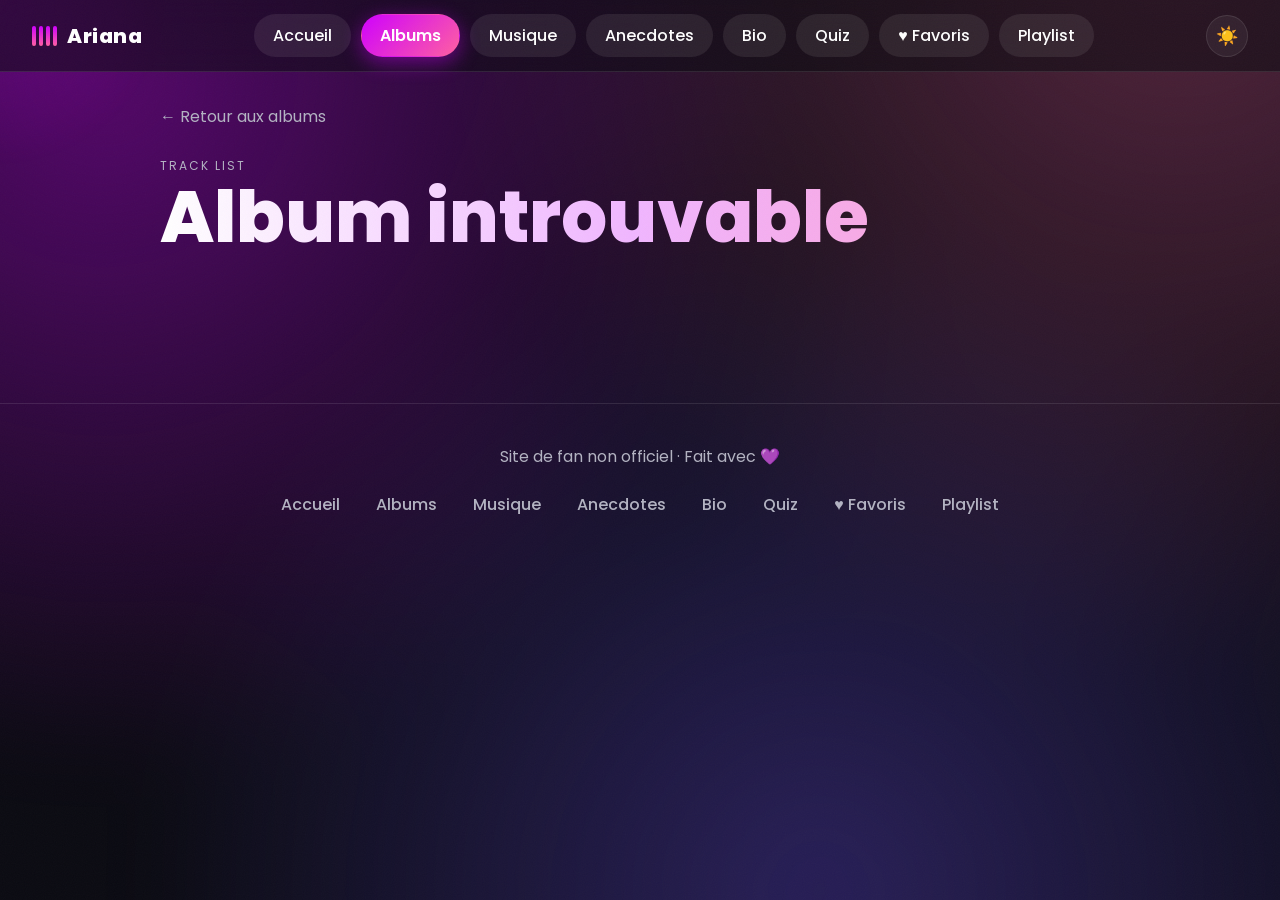
<file: tracklist.html>
<!DOCTYPE html>
<html lang="fr">
<head>
  <meta charset="UTF-8">
  <meta name="viewport" content="width=device-width, initial-scale=1.0">
  <title>Track list – Ariana Grande</title>
  <link rel="stylesheet" href="style.css">
</head>
<body>

  <header>
    <nav aria-label="Navigation principale">
      <ul>
        <li><a href="index.html">Accueil</a></li>
        <li><a href="albums.html" class="active">Albums</a></li>
        <li><a href="musique.html">Musique</a></li>
      </ul>
    </nav>
  </header>

  <main>
    <div class="container">
      <a class="back" href="albums.html">← Retour aux albums</a>

      <div class="head">
        <div class="cover" id="cover"></div>
        <div class="meta">
          <small>Track list</small>
          <h1 id="title"></h1>
          <p id="info"></p>
        </div>
      </div>

      <div class="actions" id="actions">
        <button class="btn-ghost" id="addall" type="button">＋ Tout ajouter à ma playlist</button>
        <a class="btn-ghost" href="playlist.html">Ouvrir ma playlist</a>
      </div>

      <!-- Lecteur Spotify -->
      <div id="lecteur"><div id="embed"></div></div>

      <ol class="tracks" id="tracks"></ol>

      <div id="factsbox"></div>

      <nav class="pn" id="pn" aria-label="Changer d'album"></nav>
    </div>
  </main>

  <footer>
    <p>Site de fan non officiel · Fait avec 💜</p>
  </footer>

  <script src="data.js"></script>
  <script>
    const id = new URLSearchParams(location.search).get("album");
    const a = AG.get(id);

    if (!a) {
      document.getElementById("title").textContent = "Album introuvable";
      document.getElementById("cover").remove();
      document.getElementById("lecteur").remove();
      document.getElementById("actions").remove();
    } else {
      document.title = "Track list – " + a.title + " – Ariana Grande";
      document.getElementById("title").textContent = a.title;
      document.getElementById("info").textContent =
        "Ariana Grande · " + a.year + " · " + a.tracks.length + " titres";

      // Pochette
      const cover = document.getElementById("cover");
      cover.style.background = a.bg;
      cover.textContent = a.year;
      const img = document.createElement("img");
      AG.setImg(img, a);
      cover.appendChild(img);

      // Tout ajouter à la playlist
      document.getElementById("addall").addEventListener("click", () => {
        let n = 0;
        a.tracks.forEach((t, i) => { if (AG.pl.add(a.key + ":" + (i + 1))) n++; });
        AG.toast(n ? n + " titres ajoutés à ta playlist ✓" : "Tout est déjà dans ta playlist");
      });

      // Lecteur Spotify (API officielle, permet de changer de morceau)
      let controller = null;
      if (a.spotify) {
        AG.spotify((IFrameAPI) => {
          IFrameAPI.createController(
            document.getElementById("embed"),
            { uri: "spotify:album:" + a.spotify, width: "100%", height: 352 },
            (c) => { controller = c; }
          );
        });
      }

      // Liste des titres (cliquables, accessibles au clavier)
      const list = document.getElementById("tracks");
      a.tracks.forEach((t, i) => {
        const tid = a.key + ":" + (i + 1);
        const li = document.createElement("li");
        li.innerHTML =
          '<button type="button" class="tbtn"><span class="n"></span><span class="t"></span></button>' +
          '<span class="acts"></span>';
        li.querySelector(".n").textContent = i + 1;
        li.querySelector(".t").textContent = t;
        li.querySelector(".acts").append(AG.heart(tid), AG.plus(tid));

        li.addEventListener("click", (e) => {
          if (e.target.closest(".acts")) return;
          if (controller && a.ids[i]) {
            list.querySelectorAll("li").forEach(x => x.classList.remove("playing"));
            li.classList.add("playing");
            controller.loadUri("spotify:track:" + a.ids[i]);
            controller.play();
            document.getElementById("lecteur").scrollIntoView({ behavior: "smooth", block: "center" });
          } else {
            window.open(
              "https://open.spotify.com/search/" + encodeURIComponent(t + " Ariana Grande"),
              "_blank"
            );
          }
        });

        list.appendChild(li);
      });

      // À savoir (anecdotes de l'album)
      if (a.facts && a.facts.length) {
        document.getElementById("factsbox").innerHTML =
          '<h2 class="facts-title">À savoir</h2>' +
          a.facts.map(f => '<div class="fact">' + AG.esc(f) + "</div>").join("");
      }

      // Album précédent / suivant
      const keys = AG.albums.map(x => x.key), k = keys.indexOf(id);
      const link = (j, dir) => '<a href="tracklist.html?album=' + keys[j] + '">' +
        (dir < 0 ? "← " : "") + AG.albums[j].title + (dir > 0 ? " →" : "") + "</a>";
      document.getElementById("pn").innerHTML =
        (k > 0 ? link(k - 1, -1) : "<span></span>") +
        (k < keys.length - 1 ? link(k + 1, 1) : "<span></span>");
    }
  </script>
  <script src="script.js" defer></script>
</body>
</html>
</file>
<file: style.css>
/* ==========================================================
   Ariana Grande – style moderne + animations
   ========================================================== */
@import url('https://fonts.googleapis.com/css2?family=Poppins:wght@400;500;600;800&display=swap');

:root {
  --bg: #0b0b12;
  --accent: #d000ff;
  --accent2: #ff5fa2;
  --muted: #b3b3c2;
  --glass: rgba(255, 255, 255, 0.06);
  --border: rgba(255, 255, 255, 0.1);
  --ease: cubic-bezier(.2, .8, .2, 1);
}

/* ---------- Animations ---------- */
@keyframes fadeUp   { from { opacity: 0; transform: translateY(28px); } to { opacity: 1; transform: none; } }
@keyframes slideIn  { from { opacity: 0; transform: translateX(-24px); } to { opacity: 1; transform: none; } }
@keyframes dropIn   { from { opacity: 0; transform: translateY(-100%); } to { opacity: 1; transform: none; } }
@keyframes float    { 0%, 100% { transform: translateY(0) rotate(-1deg); } 50% { transform: translateY(-12px) rotate(1deg); } }
@keyframes shimmer  { to { background-position: -200% 0; } }
@keyframes drift {
  0%   { transform: translate(0, 0) scale(1) rotate(0deg); }
  50%  { transform: translate(4%, 6%) scale(1.15) rotate(8deg); }
  100% { transform: translate(-5%, 3%) scale(1.05) rotate(-6deg); }
}
@keyframes glow {
  from { box-shadow: 0 0 0 3px rgba(208, 0, 255, .35), 0 18px 45px rgba(208, 0, 255, .25); }
  to   { box-shadow: 0 0 0 6px rgba(255, 95, 162, .35), 0 24px 60px rgba(255, 95, 162, .40); }
}

/* ---------- Base ---------- */
html { background: var(--bg); scroll-behavior: smooth; }

body {
  margin: 0;
  min-height: 100vh;
  font-family: 'Poppins', Arial, Helvetica, sans-serif;
  color: #ffffff;
  background: transparent;
}

/* Fond animé : taches de couleur qui bougent doucement */
body::before {
  content: "";
  position: fixed;
  inset: -20%;
  z-index: -1;
  background:
    radial-gradient(circle at 20% 20%, rgba(208, 0, 255, .38), transparent 40%),
    radial-gradient(circle at 80% 10%, rgba(255, 95, 162, .30), transparent 40%),
    radial-gradient(circle at 60% 85%, rgba(110, 80, 255, .30), transparent 45%);
  filter: blur(40px);
  animation: drift 18s ease-in-out infinite alternate;
}

::selection { background: var(--accent); color: #fff; }

a { color: #ffffff; text-decoration: none; }
ul { list-style: none; margin: 0; padding: 0; display: flex; gap: 10px; flex-wrap: wrap; }
ol { list-style: none; margin: 0; padding: 0; }

small {
  display: block;
  color: var(--muted);
  letter-spacing: 2px;
  text-transform: uppercase;
  font-size: 12px;
  animation: fadeUp .6s var(--ease) backwards;
}

h1 {
  font-size: clamp(40px, 8vw, 72px);
  font-weight: 800;
  margin: 4px 0 12px;
  line-height: 1.05;
  background: linear-gradient(90deg, #ffffff, #f0b6ff, #ff9ecb, #ffffff);
  background-size: 200% 100%;
  -webkit-background-clip: text;
  background-clip: text;
  -webkit-text-fill-color: transparent;
  color: transparent;
  animation: fadeUp .7s var(--ease) .1s backwards, shimmer 7s linear infinite;
}

main { padding: 24px 32px 48px; }
footer { padding: 24px 32px; color: var(--muted); }
footer a { color: var(--muted); }
.container { max-width: 960px; margin: 0 auto; }

/* ---------- Header / navigation ---------- */
header {
  position: sticky;
  top: 0;
  z-index: 50;
  padding: 14px 32px;
  background: rgba(11, 11, 18, .55);
  backdrop-filter: blur(16px);
  -webkit-backdrop-filter: blur(16px);
  border-bottom: 1px solid var(--border);
  animation: dropIn .7s var(--ease) backwards;
}

nav a {
  display: block;
  padding: 8px 18px;
  border-radius: 999px;
  font-weight: 500;
  background: rgba(255, 255, 255, .08);
  border: 1px solid transparent;
  transition: transform .3s var(--ease), background .3s, box-shadow .3s;
}
nav a:hover {
  transform: translateY(-3px);
  background: rgba(255, 255, 255, .18);
}
nav a.active {
  background: linear-gradient(135deg, var(--accent), var(--accent2));
  color: #ffffff;
  font-weight: 600;
  box-shadow: 0 6px 20px rgba(208, 0, 255, .45);
}

/* ---------- Lecteur Spotify ---------- */
iframe {
  display: block;
  width: 100%;
  border: 0;
  border-radius: 16px;
  box-shadow: 0 10px 30px rgba(0, 0, 0, .35);
  transition: transform .35s var(--ease), box-shadow .35s;
}
iframe:hover {
  transform: translateY(-4px);
  box-shadow: 0 18px 40px rgba(208, 0, 255, .3);
}
#lecteur { animation: fadeUp .7s var(--ease) .25s backwards; }
#lecteur iframe { margin-bottom: 32px; }

/* ---------- Accueil ---------- */
.profil {
  max-width: 960px;
  margin: 0 auto;
  display: flex;
  gap: 40px;
  flex-wrap: wrap;
}
.profil > div:first-child { width: 240px; animation: slideIn .8s var(--ease) backwards; }
.profil > div:last-child  { flex: 1; min-width: 280px; animation: fadeUp .8s var(--ease) .15s backwards; }
.profil h1 { margin-bottom: 20px; }
.profil h2 { margin: 0 0 4px; font-weight: 600; }
.profil h3 { margin: 0 0 16px; font-weight: 400; color: var(--muted); }
.profil p  { color: var(--muted); line-height: 1.6; }
.profil li { padding: 10px 0; }

.portrait {
  display: block;
  width: 240px;
  height: 240px;
  object-fit: cover;
  border-radius: 20px;
  background: #7a4fb0;
  animation: float 6s ease-in-out infinite, glow 3s ease-in-out infinite alternate;
}

/* ---------- Pochettes ---------- */
.cover {
  position: relative;
  overflow: hidden;
  display: flex;
  align-items: flex-end;
  padding: 10px;
  box-sizing: border-box;
  font-weight: 600;
  font-size: 14px;
  color: rgba(255, 255, 255, .85);
  box-shadow: 0 10px 30px rgba(0, 0, 0, .45);
}
.cover img {
  position: absolute;
  inset: 0;
  width: 100%;
  height: 100%;
  object-fit: cover;
  transition: transform .6s var(--ease);
}

/* ---------- Page Albums ---------- */
.intro {
  color: var(--muted);
  margin: 0 0 36px;
  animation: fadeUp .7s var(--ease) .2s backwards;
}

.albums {
  display: grid;
  grid-template-columns: repeat(auto-fill, minmax(200px, 1fr));
  gap: 24px;
}

.album {
  display: block;
  padding: 16px;
  border-radius: 20px;
  background: var(--glass);
  border: 1px solid var(--border);
  backdrop-filter: blur(8px);
  -webkit-backdrop-filter: blur(8px);
  transition: transform .4s var(--ease), box-shadow .4s, background .4s, border-color .4s;
  animation: fadeUp .7s var(--ease) backwards;
}
.album:nth-child(1) { animation-delay: .05s; }
.album:nth-child(2) { animation-delay: .13s; }
.album:nth-child(3) { animation-delay: .21s; }
.album:nth-child(4) { animation-delay: .29s; }
.album:nth-child(5) { animation-delay: .37s; }
.album:nth-child(6) { animation-delay: .45s; }
.album:nth-child(7) { animation-delay: .53s; }
.album:nth-child(8) { animation-delay: .61s; }

.album:hover {
  transform: translateY(-10px) scale(1.02);
  background: rgba(255, 255, 255, .12);
  border-color: rgba(255, 255, 255, .25);
  box-shadow: 0 24px 50px rgba(208, 0, 255, .30);
}
.album:active { transform: translateY(-4px) scale(.99); }

.album .cover { aspect-ratio: 1 / 1; border-radius: 14px; }
.album:hover .cover img { transform: scale(1.1); }

/* Bouton lecture qui apparaît au survol */
.album .cover::after {
  content: "▶";
  position: absolute;
  right: 12px;
  bottom: 12px;
  z-index: 2;
  width: 44px;
  height: 44px;
  display: grid;
  place-items: center;
  border-radius: 50%;
  font-size: 15px;
  color: #fff;
  background: linear-gradient(135deg, var(--accent), var(--accent2));
  box-shadow: 0 8px 20px rgba(0, 0, 0, .4);
  opacity: 0;
  transform: translateY(14px) scale(.7);
  transition: opacity .35s var(--ease), transform .35s var(--ease);
}
.album:hover .cover::after { opacity: 1; transform: none; }

.album h2 { font-size: 16px; font-weight: 600; margin: 16px 0 4px; }
.album p  { margin: 0; font-size: 13px; color: var(--muted); }

/* ---------- Détail d'un album ---------- */
.back {
  display: inline-block;
  margin: 8px 0 28px;
  color: var(--muted);
  transition: transform .3s var(--ease), color .3s;
  animation: slideIn .6s var(--ease) backwards;
}
.back:hover { color: #ffffff; transform: translateX(-6px); }

.head {
  display: flex;
  gap: 32px;
  align-items: flex-end;
  flex-wrap: wrap;
  margin-bottom: 36px;
}
.head .cover {
  width: 220px;
  height: 220px;
  flex-shrink: 0;
  border-radius: 20px;
  animation: fadeUp .8s var(--ease) backwards, float 6s ease-in-out .8s infinite, glow 3s ease-in-out .8s infinite alternate;
}
.meta p { margin: 0; color: var(--muted); animation: fadeUp .7s var(--ease) .3s backwards; }

.tracks li {
  display: flex;
  align-items: center;
  gap: 20px;
  padding: 14px 18px;
  border-radius: 14px;
  cursor: pointer;
  transition: background .3s, transform .35s var(--ease);
  animation: slideIn .6s var(--ease) backwards;
}
.tracks li:nth-child(1)  { animation-delay: .30s; }
.tracks li:nth-child(2)  { animation-delay: .34s; }
.tracks li:nth-child(3)  { animation-delay: .38s; }
.tracks li:nth-child(4)  { animation-delay: .42s; }
.tracks li:nth-child(5)  { animation-delay: .46s; }
.tracks li:nth-child(6)  { animation-delay: .50s; }
.tracks li:nth-child(7)  { animation-delay: .54s; }
.tracks li:nth-child(8)  { animation-delay: .58s; }
.tracks li:nth-child(9)  { animation-delay: .62s; }
.tracks li:nth-child(10) { animation-delay: .66s; }
.tracks li:nth-child(11) { animation-delay: .70s; }
.tracks li:nth-child(12) { animation-delay: .74s; }
.tracks li:nth-child(13) { animation-delay: .78s; }
.tracks li:nth-child(14) { animation-delay: .82s; }
.tracks li:nth-child(15) { animation-delay: .86s; }

.tracks li:hover { background: rgba(255, 255, 255, .1); transform: translateX(8px); }
.tracks li:active { transform: translateX(8px) scale(.99); }
.tracks li::after {
  content: "▶";
  margin-left: auto;
  font-size: 12px;
  color: var(--accent2);
  opacity: 0;
  transform: translateX(-10px);
  transition: opacity .3s, transform .3s var(--ease);
}
.tracks li:hover::after { opacity: 1; transform: none; }

.tracks .n { width: 24px; text-align: right; color: var(--muted); transition: color .3s; }
.tracks li:hover .n { color: var(--accent2); }
.tracks .t { font-size: 16px; font-weight: 500; }

/* ---------- Barre de défilement ---------- */
::-webkit-scrollbar { width: 10px; }
::-webkit-scrollbar-track { background: var(--bg); }
::-webkit-scrollbar-thumb { background: linear-gradient(var(--accent), var(--accent2)); border-radius: 10px; }

/* ---------- Mobile ---------- */
@media (max-width: 600px) {
  header { padding: 12px 16px; }
  main, footer { padding-left: 16px; padding-right: 16px; }
  .head { gap: 20px; }
  .profil > div:first-child { width: 100%; }
}

/* ---------- Respect des préférences d'accessibilité ---------- */
@media (prefers-reduced-motion: reduce) {
  *, *::before, *::after {
    animation: none !important;
    transition: none !important;
    scroll-behavior: auto !important;
  }
}
/* ==========================================================
   Page d'accueil : bloc d'ouverture, chiffres, albums, footer
   ========================================================== */

/* Bloc d'ouverture plus aéré */
.hero {
  min-height: calc(100vh - 160px);
  align-items: center;
  padding: 24px 0 56px;
}

/* Boutons */
.cta { display: flex; gap: 14px; flex-wrap: wrap; margin-top: 28px; }

.btn-main, .btn-ghost {
  display: inline-block;
  padding: 14px 28px;
  border-radius: 999px;
  font-weight: 600;
  transition: transform .3s var(--ease), box-shadow .3s, background .3s;
}
.btn-main {
  background: linear-gradient(135deg, var(--accent), var(--accent2));
  box-shadow: 0 10px 30px rgba(208, 0, 255, .4);
}
.btn-main:hover { transform: translateY(-4px) scale(1.03); box-shadow: 0 16px 40px rgba(208, 0, 255, .6); }
.btn-ghost {
  border: 1px solid rgba(255, 255, 255, .3);
  background: rgba(255, 255, 255, .05);
}
.btn-ghost:hover { transform: translateY(-4px); background: rgba(255, 255, 255, .14); }

/* Apparition au défilement */
.js .reveal {
  opacity: 0;
  transform: translateY(40px);
  transition: opacity .9s var(--ease), transform .9s var(--ease);
}
.js .reveal.visible { opacity: 1; transform: none; }

/* Chiffres clés */
.stats {
  display: grid;
  grid-template-columns: repeat(auto-fit, minmax(220px, 1fr));
  gap: 20px;
  margin-bottom: 72px;
}
.stat {
  padding: 28px 24px;
  border-radius: 20px;
  background: var(--glass);
  border: 1px solid var(--border);
  backdrop-filter: blur(8px);
  -webkit-backdrop-filter: blur(8px);
  text-align: center;
  transition: transform .4s var(--ease), box-shadow .4s;
}
.stat:hover { transform: translateY(-6px); box-shadow: 0 18px 40px rgba(208, 0, 255, .25); }
.stat strong {
  display: block;
  font-size: 30px;
  font-weight: 800;
  background: linear-gradient(90deg, #fff, #f0b6ff, #ff9ecb);
  -webkit-background-clip: text;
  background-clip: text;
  -webkit-text-fill-color: transparent;
  color: transparent;
}
.stat span { color: var(--muted); font-size: 14px; }

/* Titre de section */
.section-title { font-size: 32px; font-weight: 800; margin: 4px 0 24px; }

/* Rangée d'albums qui défile */
.scroller {
  display: flex;
  gap: 20px;
  overflow-x: auto;
  padding: 12px 4px 28px;
  scroll-snap-type: x mandatory;
}
.scroller .album { flex: 0 0 190px; scroll-snap-align: start; }
.scroller::-webkit-scrollbar { height: 8px; }
.scroller::-webkit-scrollbar-track { background: transparent; }

/* Pied de page */
footer {
  text-align: center;
  margin-top: 40px;
  border-top: 1px solid var(--border);
}
footer ul { justify-content: center; margin-top: 12px; }
footer nav a { background: transparent; padding: 6px 12px; color: var(--muted); }
footer nav a:hover { color: #fff; background: transparent; transform: none; }

@media (max-width: 600px) {
  .hero { min-height: 0; padding-top: 8px; }
  .profil > div:first-child { display: flex; flex-direction: column; align-items: center; text-align: center; }
  .cta { justify-content: center; }
  .section-title { font-size: 26px; }
}
/* ==========================================================
   Page Musique
   ========================================================== */
.toolbar {
  display: flex;
  gap: 14px;
  flex-wrap: wrap;
  margin-bottom: 20px;
  animation: fadeUp .7s var(--ease) .25s backwards;
}
.toolbar input {
  flex: 1;
  min-width: 220px;
  font: inherit;
  color: #fff;
  padding: 14px 22px;
  border-radius: 999px;
  border: 1px solid var(--border);
  background: var(--glass);
  backdrop-filter: blur(8px);
  -webkit-backdrop-filter: blur(8px);
  outline: none;
  transition: border-color .3s, box-shadow .3s;
}
.toolbar input::placeholder { color: var(--muted); }
.toolbar input:focus {
  border-color: var(--accent);
  box-shadow: 0 0 0 4px rgba(208, 0, 255, .25);
}
.toolbar .btn-main { font: inherit; font-weight: 600; color: #fff; border: 0; cursor: pointer; }

.chips {
  display: flex;
  gap: 10px;
  flex-wrap: wrap;
  margin-bottom: 24px;
  animation: fadeUp .7s var(--ease) .35s backwards;
}
.chip {
  font: inherit;
  font-size: 14px;
  color: #fff;
  cursor: pointer;
  padding: 8px 16px;
  border-radius: 999px;
  border: 1px solid var(--border);
  background: var(--glass);
  transition: transform .3s var(--ease), background .3s, border-color .3s;
}
.chip:hover { transform: translateY(-3px); background: rgba(255, 255, 255, .15); }
.chip.active {
  background: linear-gradient(135deg, var(--accent), var(--accent2));
  border-color: transparent;
  box-shadow: 0 6px 18px rgba(208, 0, 255, .4);
}

/* Carte "titre au hasard" */
.rand {
  text-align: center;
  padding: 32px 24px;
  margin-bottom: 28px;
  border-radius: 20px;
  background: linear-gradient(135deg, rgba(208, 0, 255, .25), rgba(255, 95, 162, .2));
  border: 1px solid rgba(255, 255, 255, .2);
}
.rand.pop { animation: pop .6s var(--ease); }
.rand h2 { font-size: 30px; font-weight: 800; margin: 8px 0 4px; }
.rand p { color: var(--muted); margin: 0 0 18px; }
@keyframes pop {
  from { opacity: 0; transform: scale(.85) translateY(20px); }
  to   { opacity: 1; transform: none; }
}

/* Liste des titres */
.count { color: var(--muted); font-size: 14px; margin: 0 0 12px; }
.songs { padding-bottom: 20px; }
.song {
  display: flex;
  align-items: center;
  gap: 20px;
  padding: 14px 18px;
  border-radius: 14px;
  transition: background .3s, transform .35s var(--ease);
}
.song:hover { background: rgba(255, 255, 255, .1); transform: translateX(8px); }
.song .n { width: 24px; text-align: right; color: var(--muted); }
.song .info { display: flex; flex-direction: column; min-width: 0; }
.song .name { font-weight: 500; }
.song .alb { font-size: 13px; color: var(--muted); }
.song .go {
  margin-left: auto;
  font-size: 12px;
  color: var(--accent2);
  opacity: 0;
  transform: translateX(-10px);
  transition: opacity .3s, transform .3s var(--ease);
}
.song:hover .go { opacity: 1; transform: none; }
.empty { text-align: center; color: var(--muted); padding: 40px 0; }
/* ---------- Page Bio : frise chronologique ---------- */
.timeline { position: relative; display: grid; gap: 22px; padding-left: 36px; }
.timeline::before {
  content: ""; position: absolute; left: 9px; top: 6px; bottom: 6px; width: 2px;
  background: linear-gradient(var(--accent), var(--accent2)); border-radius: 2px;
}
.tl {
  position: relative; display: block; padding: 20px 24px; border-radius: 20px;
  background: var(--glass); border: 1px solid var(--border);
  backdrop-filter: blur(8px); -webkit-backdrop-filter: blur(8px);
  transition: transform .4s var(--ease), box-shadow .4s, border-color .4s;
}
.tl::before {
  content: ""; position: absolute; left: -35px; top: 26px; width: 14px; height: 14px; border-radius: 50%;
  background: linear-gradient(135deg, var(--accent), var(--accent2));
  box-shadow: 0 0 0 4px var(--bg), 0 0 14px var(--accent);
}
a.tl:hover { transform: translateX(8px); border-color: rgba(255,255,255,.25); box-shadow: 0 18px 40px rgba(208,0,255,.25); }
.tl b {
  display: inline-block; font-size: 12px; letter-spacing: 1.5px; text-transform: uppercase;
  padding: 4px 12px; border-radius: 99px; background: rgba(255,255,255,.1); color: var(--muted);
}
.tl h2 { margin: 10px 0 6px; font-size: 22px; font-weight: 700; }
.tl p { margin: 0; color: var(--muted); line-height: 1.6; }
.tl em { color: #fff; }
/* ---------- Effets de script.js ---------- */
body { transition: opacity .25s ease; }
body.leaving { opacity: 0; }

header { display: flex; align-items: center; justify-content: space-between; gap: 16px; flex-wrap: wrap; transition: padding .3s var(--ease), background .3s; }
header.scrolled { padding-top: 8px; padding-bottom: 8px; background: rgba(11, 11, 18, .85); }

.brand { display: inline-flex; align-items: center; gap: 10px; font-weight: 800; font-size: 20px; letter-spacing: .5px; }
.eq { display: inline-flex; align-items: flex-end; gap: 3px; height: 20px; }
.eq i { width: 4px; height: 100%; border-radius: 2px; background: linear-gradient(var(--accent), var(--accent2)); transform-origin: bottom; animation: eq 1s ease-in-out infinite alternate; }
.eq i:nth-child(2) { animation-delay: -.3s; } .eq i:nth-child(3) { animation-delay: -.6s; } .eq i:nth-child(4) { animation-delay: -.15s; }
@keyframes eq { from { transform: scaleY(.25); } to { transform: scaleY(1); } }

.progress { position: fixed; top: 0; left: 0; height: 3px; width: 0; z-index: 100; background: linear-gradient(90deg, var(--accent), var(--accent2)); }

.totop { position: fixed; right: 20px; bottom: 20px; z-index: 60; width: 48px; height: 48px; border-radius: 50%; border: 1px solid var(--border);
  font: inherit; font-size: 20px; color: #fff; cursor: pointer; background: linear-gradient(135deg, var(--accent), var(--accent2));
  box-shadow: 0 8px 24px rgba(0, 0, 0, .4); opacity: 0; transform: translateY(20px); pointer-events: none; transition: opacity .3s, transform .3s var(--ease); }
.totop.show { opacity: 1; transform: none; pointer-events: auto; }

.glow { position: fixed; top: 0; left: 0; width: 360px; height: 360px; margin: -180px 0 0 -180px; z-index: 0; pointer-events: none;
  border-radius: 50%; background: radial-gradient(circle, rgba(208, 0, 255, .18), transparent 65%); transition: transform .15s ease-out; }
main, footer { position: relative; z-index: 1; }

.spark { position: fixed; z-index: 200; pointer-events: none; color: var(--accent2); font-size: 14px; animation: spark .8s ease-out forwards; }
@keyframes spark { from { opacity: 1; transform: translate(0, 0) scale(1); } to { opacity: 0; transform: translate(var(--dx), var(--dy)) scale(.3) rotate(120deg); } }

.marquee { overflow: hidden; white-space: nowrap; padding: 14px 0; border-block: 1px solid var(--border); color: var(--muted);
  font-weight: 600; letter-spacing: 3px; text-transform: uppercase; font-size: 14px; }
.marquee > div { display: inline-block; animation: marquee 30s linear infinite; }
@keyframes marquee { to { transform: translateX(-50%); } }

/* Pochette 3D au survol */
.album { transform: perspective(700px) rotateX(var(--rx, 0deg)) rotateY(var(--ry, 0deg)); }
.album:hover { transform: perspective(700px) rotateX(var(--rx, 0deg)) rotateY(var(--ry, 0deg)) translateY(-10px) scale(1.02); }

/* ---------- Accessibilité ---------- */
:focus-visible { outline: 3px solid var(--accent2); outline-offset: 3px; border-radius: 8px; }
.skip { position: absolute; left: 16px; top: -60px; z-index: 300; padding: 10px 18px; border-radius: 999px; background: #fff; color: #000; font-weight: 600; transition: top .2s; }
.skip:focus { top: 12px; }

/* ---------- Tracklist : titre en cours + album précédent/suivant ---------- */
.tracks li.playing { background: rgba(255, 255, 255, .12); }
.tracks li.playing .n, .tracks li.playing .t { color: var(--accent2); }
.pn { display: flex; justify-content: space-between; gap: 16px; flex-wrap: wrap; margin: 40px 0 8px; }
.pn a { padding: 12px 22px; border-radius: 999px; background: var(--glass); border: 1px solid var(--border); font-weight: 500; transition: transform .3s var(--ease), background .3s; }
.pn a:hover { transform: translateY(-3px); background: rgba(255, 255, 255, .15); }
</file>
